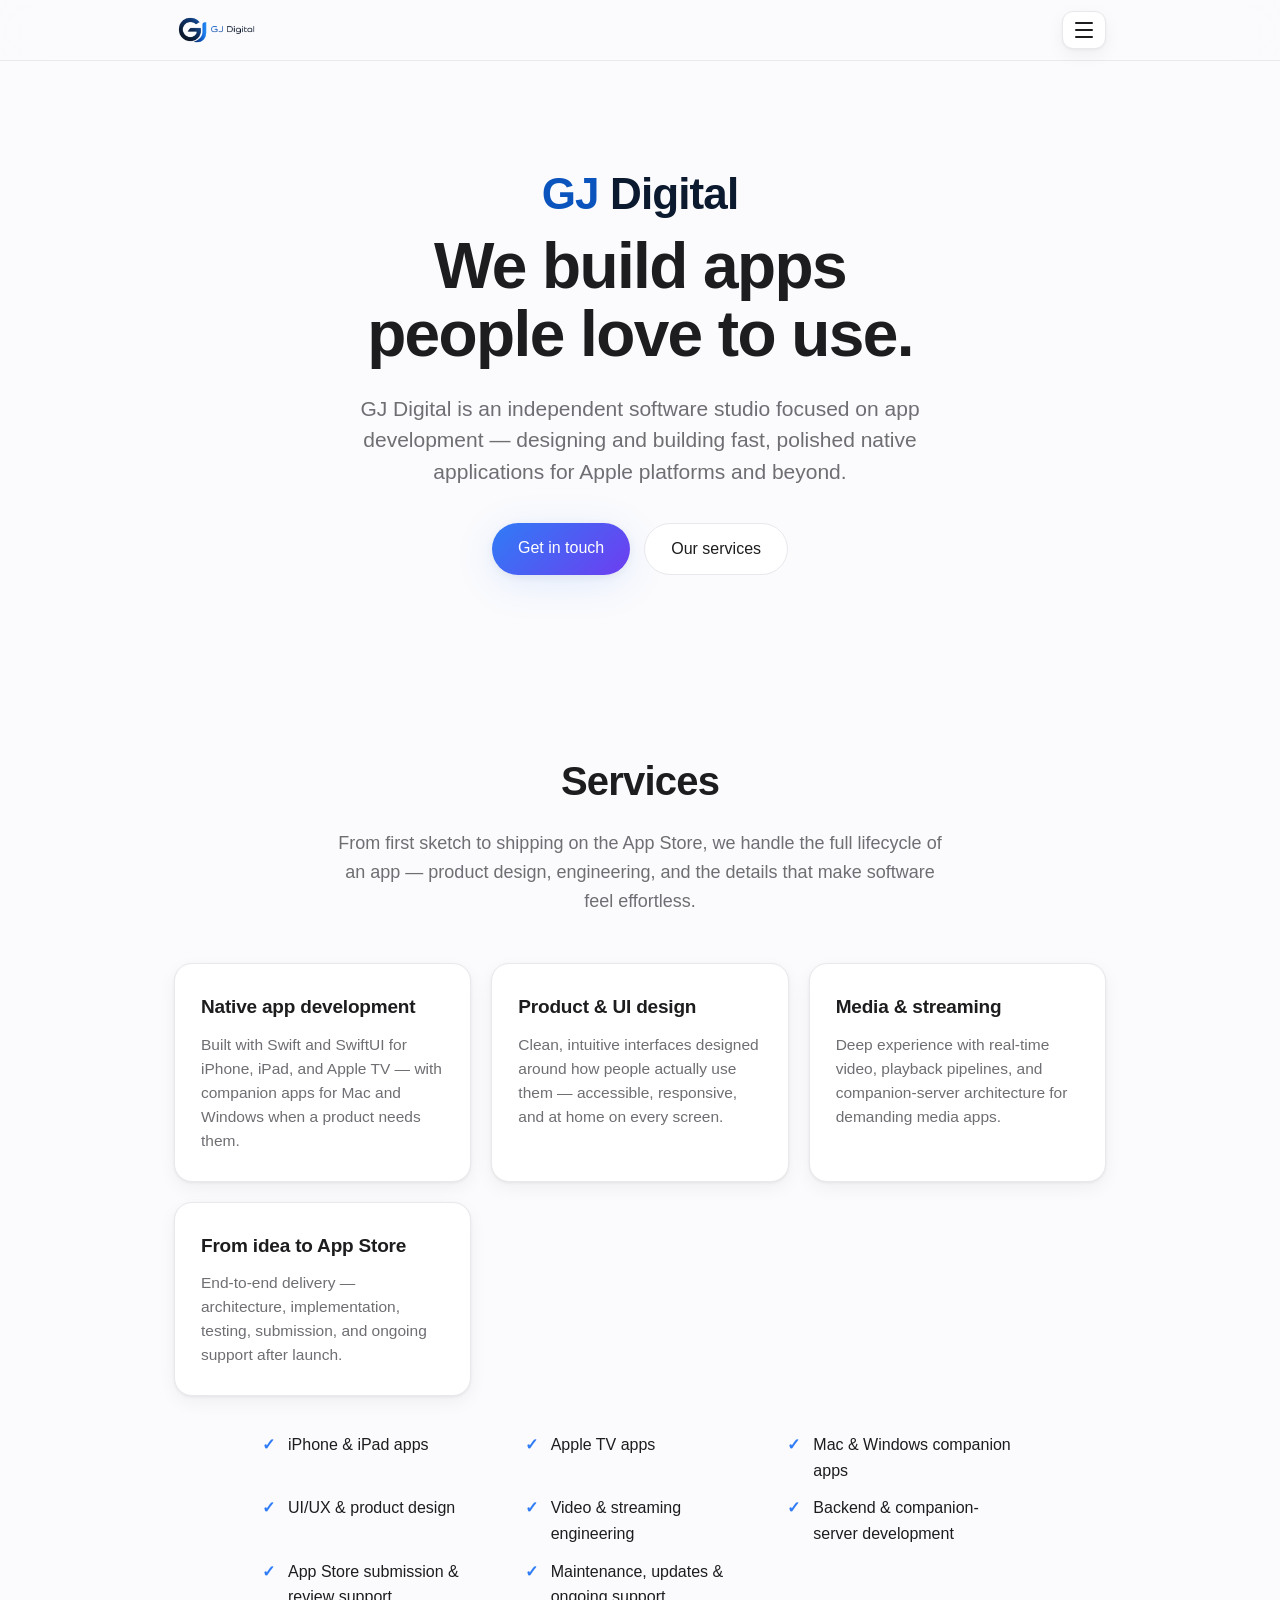
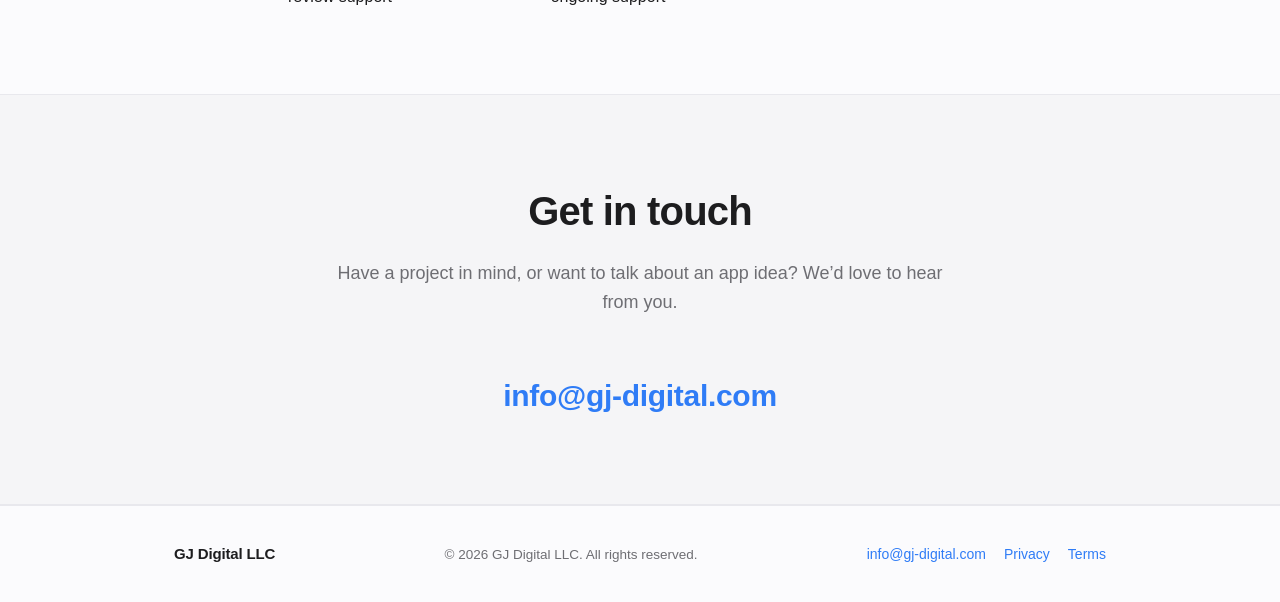
<file: index.html>
<!DOCTYPE html>
<html lang="en">
<head>
<meta charset="utf-8">
<meta name="viewport" content="width=device-width, initial-scale=1">
<title>GJ Digital — App development studio</title>
<meta name="description" content="GJ Digital LLC is an independent app development studio. We design and build polished native apps for iPhone, iPad, Apple TV, Mac, and Windows.">
<meta name="author" content="GJ Digital LLC">
<meta property="og:title" content="GJ Digital — App development studio">
<meta property="og:description" content="GJ Digital LLC is an independent app development studio building polished native apps for iPhone, iPad, Apple TV, Mac, and Windows.">
<meta property="og:type" content="website">
<meta property="og:url" content="https://gj-digital.com/">
<meta property="og:image" content="https://gj-digital.com/assets/icon-512.png?v=2">
<meta name="theme-color" content="#fbfbfd">
<link rel="icon" type="image/svg+xml" href="/assets/icon.svg?v=2">
<link rel="icon" type="image/png" sizes="32x32" href="/assets/icon-32.png?v=2">
<link rel="icon" type="image/png" sizes="64x64" href="/assets/icon-64.png?v=2">
<link rel="apple-touch-icon" href="/assets/icon-180.png?v=2">
<link rel="stylesheet" href="/styles.css?v=9">
</head>
<body>

<header class="nav">
  <div class="wrap">
    <a class="brand" href="/">
      <img class="brand-logo" src="/assets/gj-digital-logo.png" alt="GJ Digital" height="34">
    </a>
    <nav class="nav-links" aria-label="Primary">
      <a href="/#services">Services</a>
      <a href="/projects.html">Projects</a>
      <a class="nav-cta" href="mailto:info@gj-digital.com">Contact</a>
    </nav>
    <details class="menu">
      <summary aria-label="Menu"><span></span><span></span><span></span></summary>
      <div class="dropdown">
        <a href="/#services">Services</a>
        <a href="/projects.html">Projects</a>
        <a href="/privacy.html">Privacy Policy</a>
        <a href="/terms.html">Terms of Service</a>
        <a href="mailto:info@gj-digital.com">Contact</a>
      </div>
    </details>
  </div>
</header>

<main>

  <section class="hero">
    <div class="wrap">
      <p class="hero-brand"><span class="hb-gj">GJ</span> <span class="hb-digital">Digital</span></p>
      <h1>We build apps people&nbsp;love&nbsp;to&nbsp;use.</h1>
      <p class="lead">
        GJ Digital is an independent software studio focused on app
        development — designing and building fast, polished native
        applications for Apple&nbsp;platforms and beyond.
      </p>
      <div class="hero-actions">
        <a class="btn btn-primary" href="mailto:info@gj-digital.com">Get in touch</a>
        <a class="btn btn-ghost" href="#services">Our services</a>
      </div>
    </div>
  </section>

  <section id="services" class="section">
    <div class="wrap">
      <h2>Services</h2>
      <p class="section-lead">
        From first sketch to shipping on the App Store, we handle the
        full lifecycle of an app — product design, engineering, and the
        details that make software feel effortless.
      </p>
      <div class="grid">
        <div class="card">
          <h3>Native app development</h3>
          <p>Built with Swift and SwiftUI for iPhone, iPad, and Apple&nbsp;TV — with companion apps for Mac and Windows when a product needs them.</p>
        </div>
        <div class="card">
          <h3>Product &amp; UI design</h3>
          <p>Clean, intuitive interfaces designed around how people actually use them — accessible, responsive, and at home on every screen.</p>
        </div>
        <div class="card">
          <h3>Media &amp; streaming</h3>
          <p>Deep experience with real-time video, playback pipelines, and companion-server architecture for demanding media apps.</p>
        </div>
        <div class="card">
          <h3>From idea to App&nbsp;Store</h3>
          <p>End-to-end delivery — architecture, implementation, testing, submission, and ongoing support after launch.</p>
        </div>
      </div>
      <ul class="svc-list" aria-label="What we offer">
        <li>iPhone &amp; iPad apps</li>
        <li>Apple&nbsp;TV apps</li>
        <li>Mac &amp; Windows companion apps</li>
        <li>UI/UX &amp; product design</li>
        <li>Video &amp; streaming engineering</li>
        <li>Backend &amp; companion-server development</li>
        <li>App&nbsp;Store submission &amp; review support</li>
        <li>Maintenance, updates &amp; ongoing support</li>
      </ul>
    </div>
  </section>

  <section id="contact" class="section section-alt">
    <div class="wrap contact">
      <h2>Get in touch</h2>
      <p class="section-lead">
        Have a project in mind, or want to talk about an app idea?
        We&rsquo;d love to hear from you.
      </p>
      <a class="email" href="mailto:info@gj-digital.com">info@gj-digital.com</a>
    </div>
  </section>

</main>

<footer class="footer">
  <div class="wrap">
    <span class="brand-text">GJ&nbsp;Digital&nbsp;LLC</span>
    <span class="copyright">&copy; <span id="year">2026</span> GJ Digital LLC. All rights reserved.</span>
    <div class="footer-links">
      <a href="mailto:info@gj-digital.com">info@gj-digital.com</a>
      <a href="/privacy.html">Privacy</a>
      <a href="/terms.html">Terms</a>
    </div>
  </div>
</footer>

<script>
document.getElementById('year').textContent = new Date().getFullYear();
document.querySelectorAll("details.menu .dropdown a").forEach(function (a) {
  a.addEventListener("click", function () {
    a.closest("details").removeAttribute("open");
  });
});
document.addEventListener("click", function (e) {
  var d = document.querySelector("details.menu[open]");
  if (d && !d.contains(e.target)) d.removeAttribute("open");
});
</script>
</body>
</html>
</file>
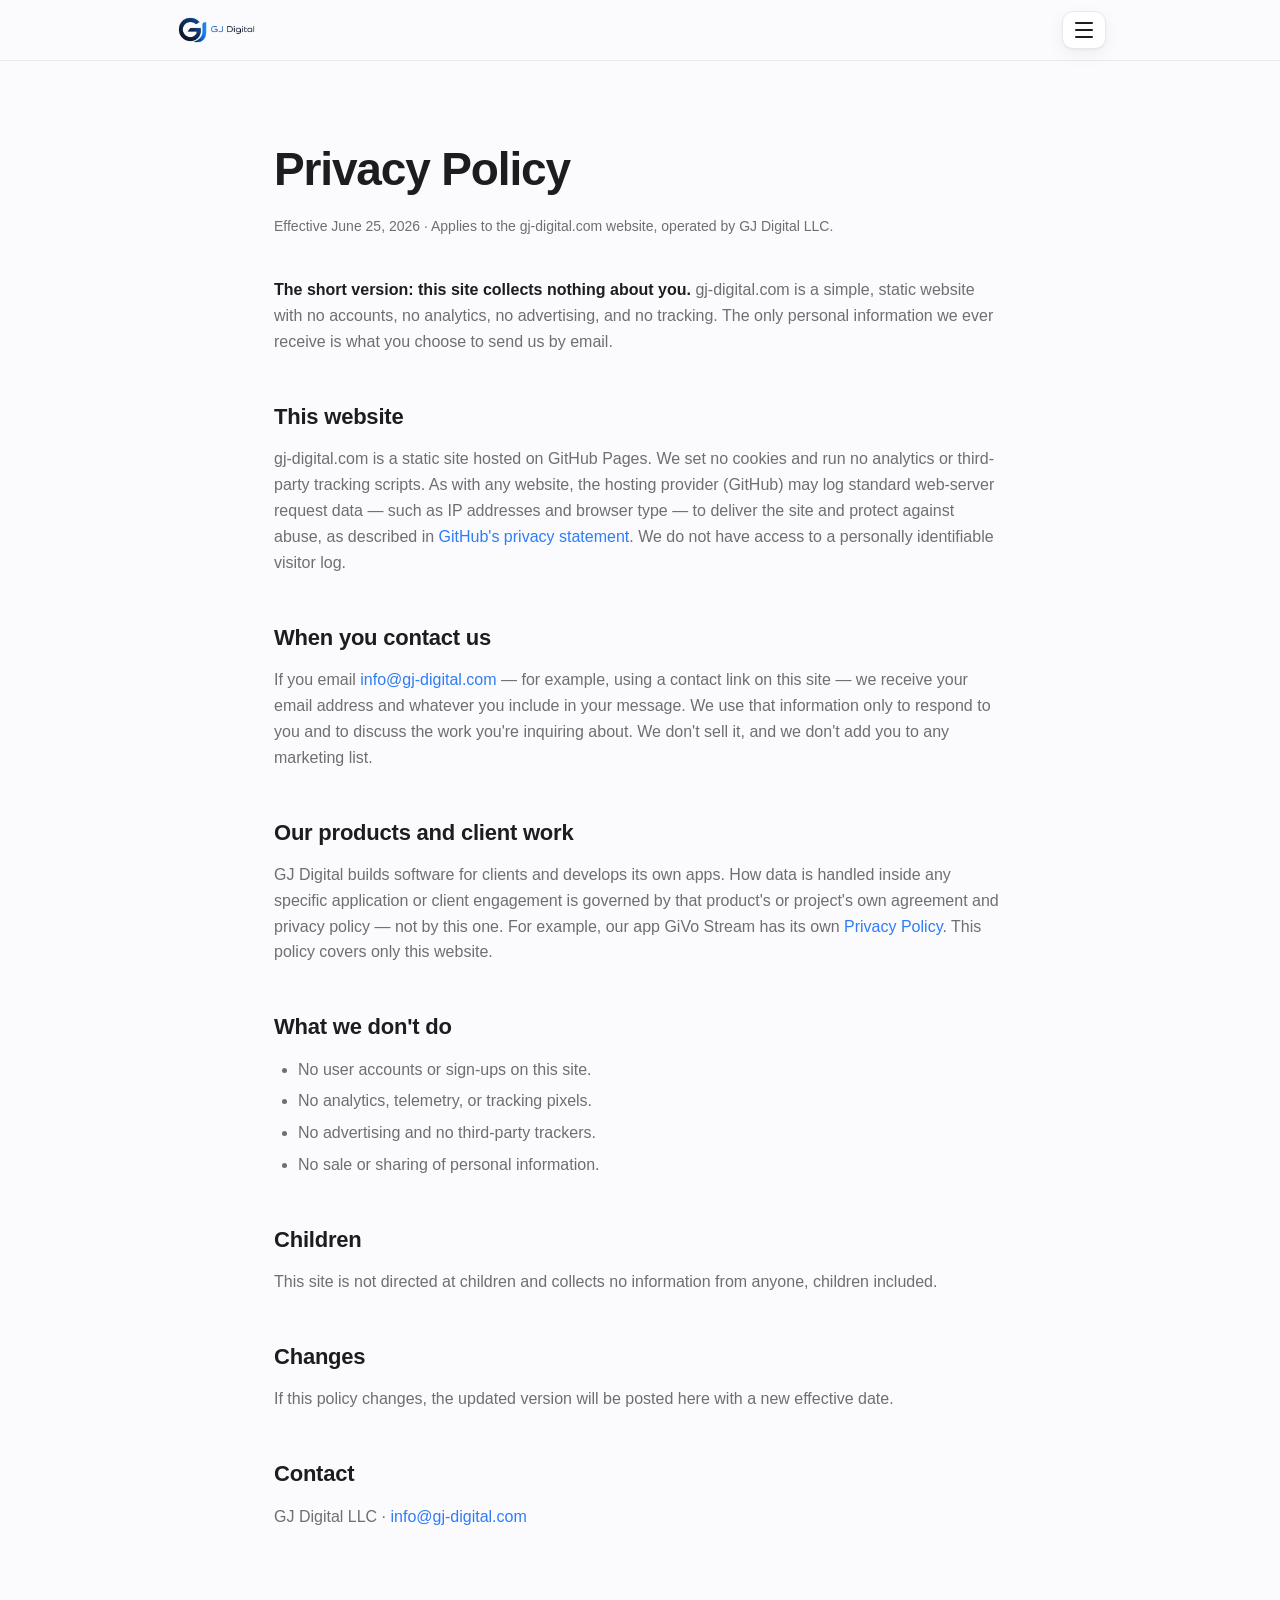
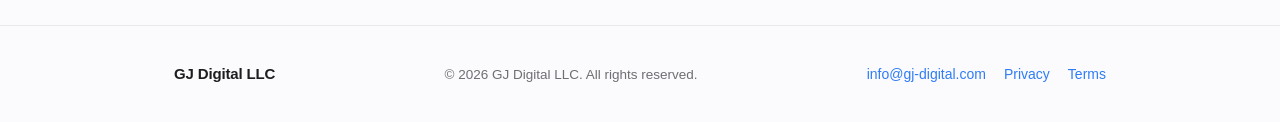
<file: privacy.html>
<!DOCTYPE html>
<html lang="en">
<head>
<meta charset="utf-8">
<meta name="viewport" content="width=device-width, initial-scale=1">
<title>Privacy Policy — GJ Digital</title>
<meta name="description" content="Privacy policy for the GJ Digital LLC website (gj-digital.com).">
<meta name="author" content="GJ Digital LLC">
<meta property="og:title" content="Privacy Policy — GJ Digital">
<meta property="og:description" content="Privacy policy for the GJ Digital LLC website.">
<meta property="og:type" content="website">
<meta property="og:url" content="https://gj-digital.com/privacy.html">
<meta property="og:image" content="https://gj-digital.com/assets/icon-512.png?v=2">
<meta name="theme-color" content="#fbfbfd">
<link rel="icon" type="image/svg+xml" href="/assets/icon.svg?v=2">
<link rel="icon" type="image/png" sizes="32x32" href="/assets/icon-32.png?v=2">
<link rel="icon" type="image/png" sizes="64x64" href="/assets/icon-64.png?v=2">
<link rel="apple-touch-icon" href="/assets/icon-180.png?v=2">
<link rel="stylesheet" href="/styles.css?v=9">
</head>
<body>

<header class="nav">
  <div class="wrap">
    <a class="brand" href="/">
      <img class="brand-logo" src="/assets/gj-digital-logo.png" alt="GJ Digital" height="34">
    </a>
    <nav class="nav-links" aria-label="Primary">
      <a href="/#services">Services</a>
      <a href="/projects.html">Projects</a>
      <a class="nav-cta" href="mailto:info@gj-digital.com">Contact</a>
    </nav>
    <details class="menu">
      <summary aria-label="Menu"><span></span><span></span><span></span></summary>
      <div class="dropdown">
        <a href="/#services">Services</a>
        <a href="/projects.html">Projects</a>
        <a href="/privacy.html">Privacy Policy</a>
        <a href="/terms.html">Terms of Service</a>
        <a href="mailto:info@gj-digital.com">Contact</a>
      </div>
    </details>
  </div>
</header>

<article>
  <h1>Privacy Policy</h1>
  <p class="updated">Effective June 25, 2026 · Applies to the gj-digital.com
  website, operated by GJ Digital LLC.</p>

  <p><strong>The short version: this site collects nothing about you.</strong>
  gj-digital.com is a simple, static website with no accounts, no analytics, no
  advertising, and no tracking. The only personal information we ever receive
  is what you choose to send us by email.</p>

  <h2>This website</h2>
  <p>gj-digital.com is a static site hosted on GitHub Pages. We set no cookies
  and run no analytics or third-party tracking scripts. As with any website,
  the hosting provider (GitHub) may log standard web-server request data — such
  as IP addresses and browser type — to deliver the site and protect against
  abuse, as described in
  <a href="https://docs.github.com/en/site-policy/privacy-policies/github-general-privacy-statement" target="_blank" rel="noopener">GitHub's privacy statement</a>.
  We do not have access to a personally identifiable visitor log.</p>

  <h2>When you contact us</h2>
  <p>If you email <a href="mailto:info@gj-digital.com">info@gj-digital.com</a>
  — for example, using a contact link on this site — we receive your email
  address and whatever you include in your message. We use that information
  only to respond to you and to discuss the work you're inquiring about. We
  don't sell it, and we don't add you to any marketing list.</p>

  <h2>Our products and client work</h2>
  <p>GJ Digital builds software for clients and develops its own apps. How data
  is handled inside any specific application or client engagement is governed by
  that product's or project's own agreement and privacy policy — not by this
  one. For example, our app GiVo&nbsp;Stream has its own
  <a href="https://givostreamapp.com/privacy.html" target="_blank" rel="noopener">Privacy Policy</a>.
  This policy covers only this website.</p>

  <h2>What we don't do</h2>
  <ul>
    <li>No user accounts or sign-ups on this site.</li>
    <li>No analytics, telemetry, or tracking pixels.</li>
    <li>No advertising and no third-party trackers.</li>
    <li>No sale or sharing of personal information.</li>
  </ul>

  <h2>Children</h2>
  <p>This site is not directed at children and collects no information from
  anyone, children included.</p>

  <h2>Changes</h2>
  <p>If this policy changes, the updated version will be posted here with a new
  effective date.</p>

  <h2>Contact</h2>
  <p>GJ Digital LLC ·
  <a href="mailto:info@gj-digital.com">info@gj-digital.com</a></p>
</article>

<footer class="footer">
  <div class="wrap">
    <span class="brand-text">GJ&nbsp;Digital&nbsp;LLC</span>
    <span class="copyright">&copy; <span id="year">2026</span> GJ Digital LLC. All rights reserved.</span>
    <div class="footer-links">
      <a href="mailto:info@gj-digital.com">info@gj-digital.com</a>
      <a href="/privacy.html">Privacy</a>
      <a href="/terms.html">Terms</a>
    </div>
  </div>
</footer>

<script>
document.getElementById('year').textContent = new Date().getFullYear();
document.querySelectorAll("details.menu .dropdown a").forEach(function (a) {
  a.addEventListener("click", function () {
    a.closest("details").removeAttribute("open");
  });
});
document.addEventListener("click", function (e) {
  var d = document.querySelector("details.menu[open]");
  if (d && !d.contains(e.target)) d.removeAttribute("open");
});
</script>
</body>
</html>
</file>
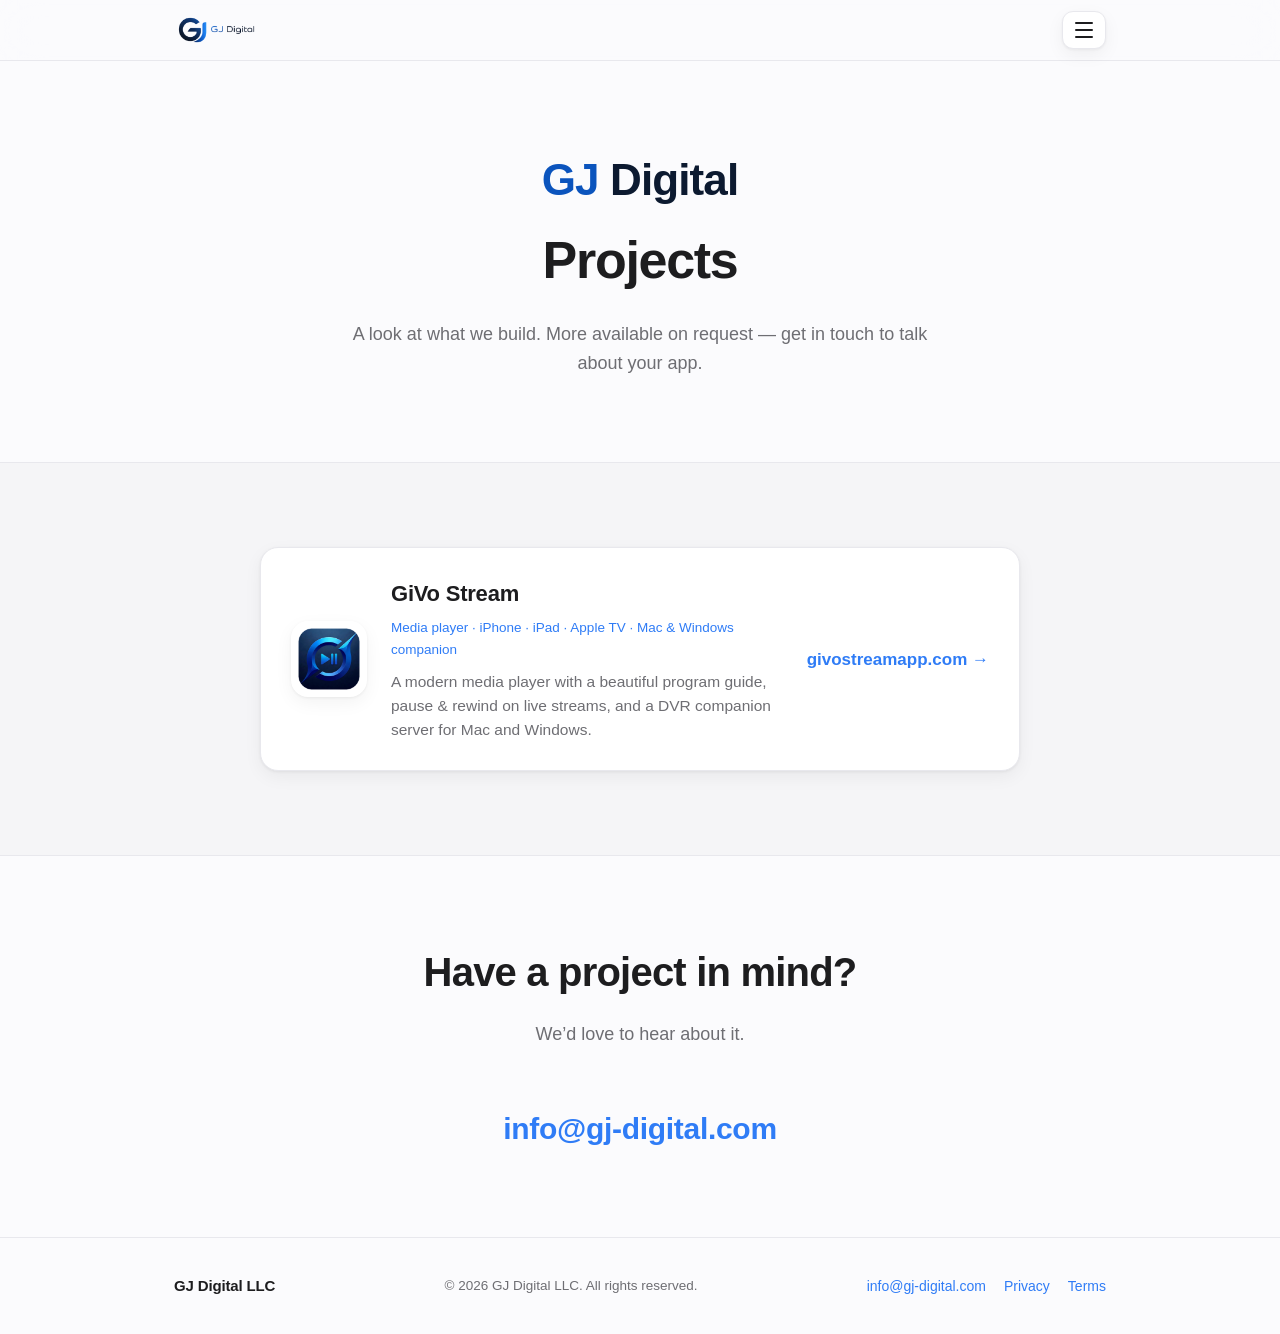
<file: projects.html>
<!DOCTYPE html>
<html lang="en">
<head>
<meta charset="utf-8">
<meta name="viewport" content="width=device-width, initial-scale=1">
<title>Projects — GJ Digital</title>
<meta name="description" content="Projects by GJ Digital LLC — apps we've designed and built, including GiVo Stream, a modern media player for iPhone, iPad, and Apple TV.">
<meta name="author" content="GJ Digital LLC">
<meta property="og:title" content="Projects — GJ Digital">
<meta property="og:description" content="Projects by GJ Digital LLC — apps we've designed and built, including GiVo Stream.">
<meta property="og:type" content="website">
<meta property="og:url" content="https://gj-digital.com/projects.html">
<meta property="og:image" content="https://gj-digital.com/assets/icon-512.png?v=2">
<meta name="theme-color" content="#fbfbfd">
<link rel="icon" type="image/svg+xml" href="/assets/icon.svg?v=2">
<link rel="icon" type="image/png" sizes="32x32" href="/assets/icon-32.png?v=2">
<link rel="icon" type="image/png" sizes="64x64" href="/assets/icon-64.png?v=2">
<link rel="apple-touch-icon" href="/assets/icon-180.png?v=2">
<link rel="stylesheet" href="/styles.css?v=9">
</head>
<body>

<header class="nav">
  <div class="wrap">
    <a class="brand" href="/">
      <img class="brand-logo" src="/assets/gj-digital-logo.png" alt="GJ Digital" height="34">
    </a>
    <nav class="nav-links" aria-label="Primary">
      <a href="/#services">Services</a>
      <a href="/projects.html">Projects</a>
      <a class="nav-cta" href="mailto:info@gj-digital.com">Contact</a>
    </nav>
    <details class="menu">
      <summary aria-label="Menu"><span></span><span></span><span></span></summary>
      <div class="dropdown">
        <a href="/#services">Services</a>
        <a href="/projects.html">Projects</a>
        <a href="/privacy.html">Privacy Policy</a>
        <a href="/terms.html">Terms of Service</a>
        <a href="mailto:info@gj-digital.com">Contact</a>
      </div>
    </details>
  </div>
</header>

<main>

  <section class="page-head">
    <div class="wrap">
      <p class="hero-brand"><span class="hb-gj">GJ</span> <span class="hb-digital">Digital</span></p>
      <h1 class="page-title">Projects</h1>
      <p class="section-lead">
        A look at what we build. More available on request — get in
        touch to talk about your app.
      </p>
    </div>
  </section>

  <section id="projects" class="section section-alt">
    <div class="wrap">
      <a class="project" href="https://givostreamapp.com" target="_blank" rel="noopener">
        <img class="project-icon" src="/assets/givo-stream-icon.png" width="76" height="76" alt="GiVo Stream app icon" loading="lazy">
        <div class="project-body">
          <h3>GiVo Stream</h3>
          <p class="project-meta">Media player &middot; iPhone &middot; iPad &middot; Apple&nbsp;TV &middot; Mac &amp; Windows companion</p>
          <p>A modern media player with a beautiful program guide, pause &amp; rewind on live streams, and a DVR companion server for Mac and Windows.</p>
        </div>
        <span class="project-link">givostreamapp.com&nbsp;&rarr;</span>
      </a>
    </div>
  </section>

  <section id="contact" class="section">
    <div class="wrap contact">
      <h2>Have a project in mind?</h2>
      <p class="section-lead">
        We&rsquo;d love to hear about it.
      </p>
      <a class="email" href="mailto:info@gj-digital.com">info@gj-digital.com</a>
    </div>
  </section>

</main>

<footer class="footer">
  <div class="wrap">
    <span class="brand-text">GJ&nbsp;Digital&nbsp;LLC</span>
    <span class="copyright">&copy; <span id="year">2026</span> GJ Digital LLC. All rights reserved.</span>
    <div class="footer-links">
      <a href="mailto:info@gj-digital.com">info@gj-digital.com</a>
      <a href="/privacy.html">Privacy</a>
      <a href="/terms.html">Terms</a>
    </div>
  </div>
</footer>

<script>
document.getElementById('year').textContent = new Date().getFullYear();
document.querySelectorAll("details.menu .dropdown a").forEach(function (a) {
  a.addEventListener("click", function () {
    a.closest("details").removeAttribute("open");
  });
});
document.addEventListener("click", function (e) {
  var d = document.querySelector("details.menu[open]");
  if (d && !d.contains(e.target)) d.removeAttribute("open");
});
</script>
</body>
</html>
</file>
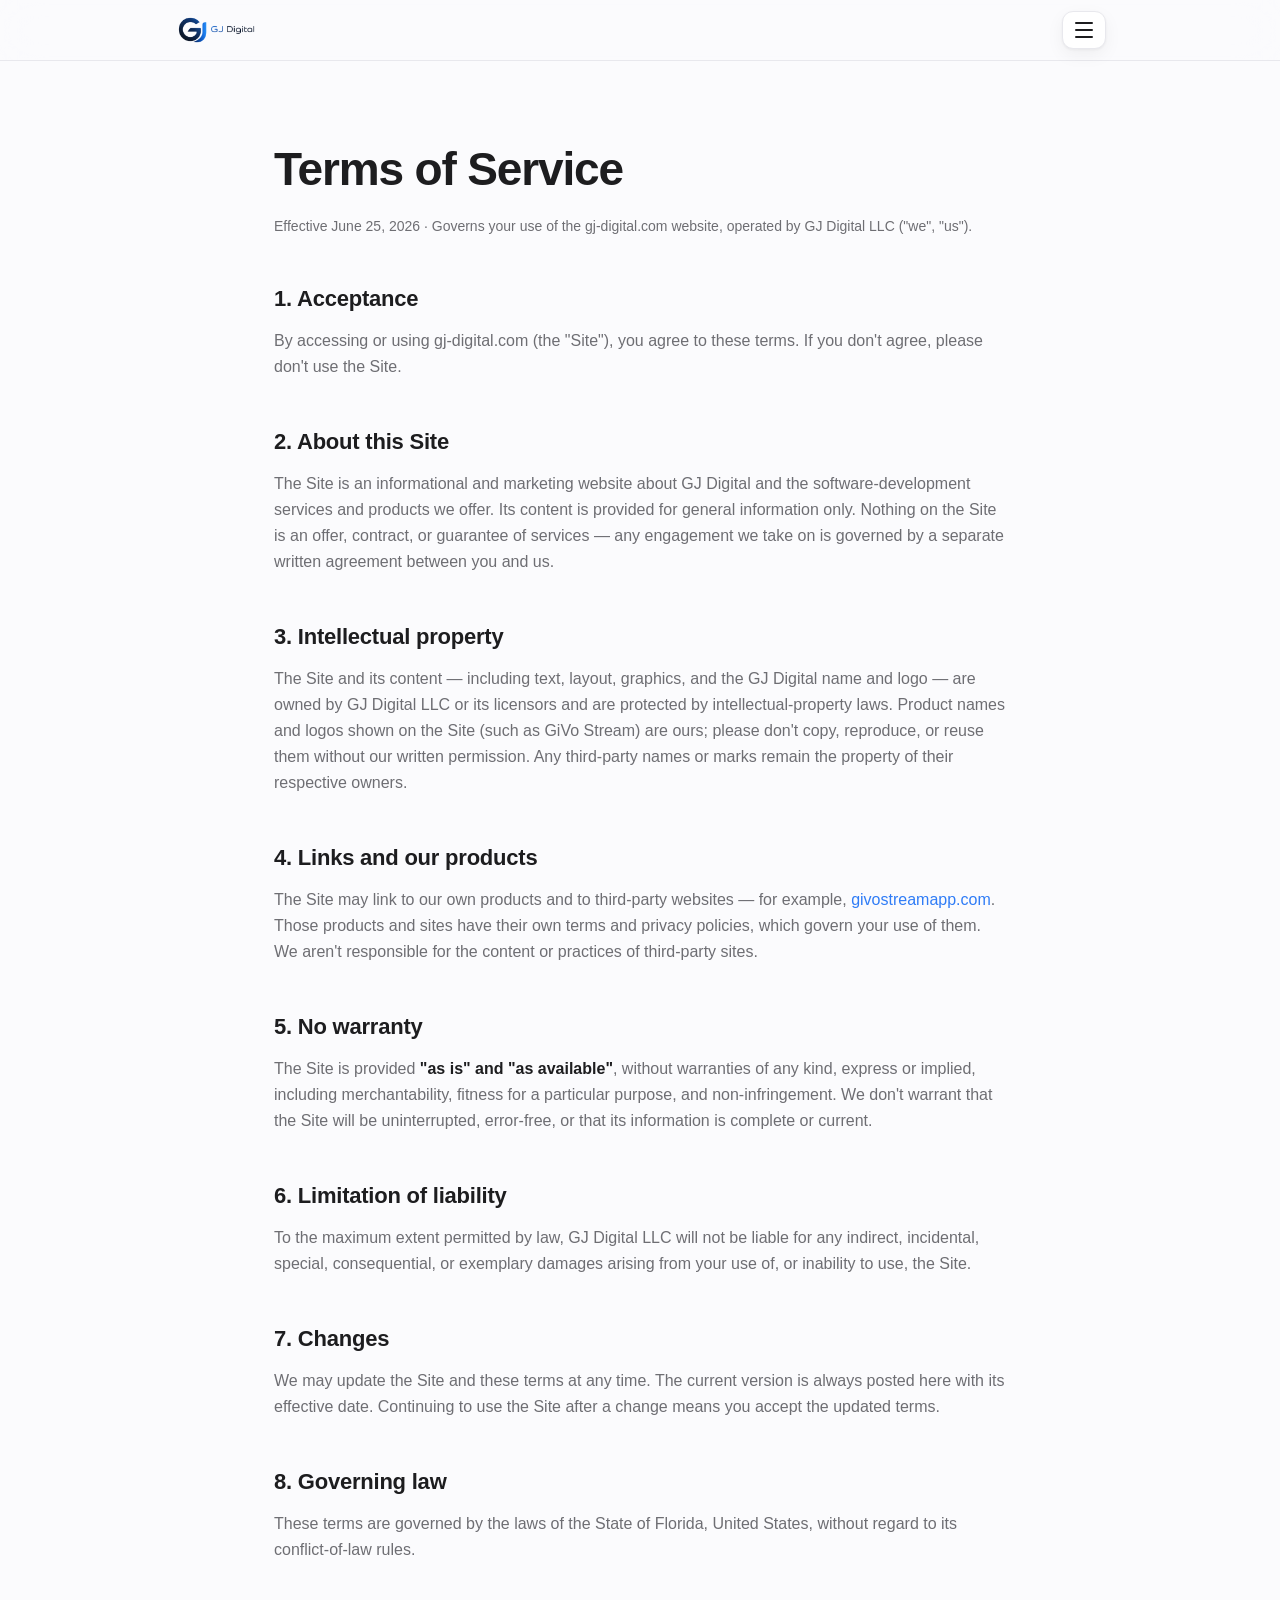
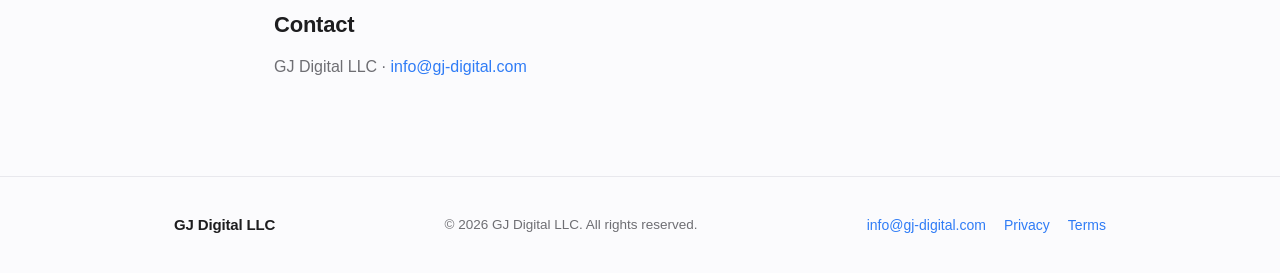
<file: terms.html>
<!DOCTYPE html>
<html lang="en">
<head>
<meta charset="utf-8">
<meta name="viewport" content="width=device-width, initial-scale=1">
<title>Terms of Service — GJ Digital</title>
<meta name="description" content="Terms of service for the GJ Digital LLC website (gj-digital.com).">
<meta name="author" content="GJ Digital LLC">
<meta property="og:title" content="Terms of Service — GJ Digital">
<meta property="og:description" content="Terms of service for the GJ Digital LLC website.">
<meta property="og:type" content="website">
<meta property="og:url" content="https://gj-digital.com/terms.html">
<meta property="og:image" content="https://gj-digital.com/assets/icon-512.png?v=2">
<meta name="theme-color" content="#fbfbfd">
<link rel="icon" type="image/svg+xml" href="/assets/icon.svg?v=2">
<link rel="icon" type="image/png" sizes="32x32" href="/assets/icon-32.png?v=2">
<link rel="icon" type="image/png" sizes="64x64" href="/assets/icon-64.png?v=2">
<link rel="apple-touch-icon" href="/assets/icon-180.png?v=2">
<link rel="stylesheet" href="/styles.css?v=9">
</head>
<body>

<header class="nav">
  <div class="wrap">
    <a class="brand" href="/">
      <img class="brand-logo" src="/assets/gj-digital-logo.png" alt="GJ Digital" height="34">
    </a>
    <nav class="nav-links" aria-label="Primary">
      <a href="/#services">Services</a>
      <a href="/projects.html">Projects</a>
      <a class="nav-cta" href="mailto:info@gj-digital.com">Contact</a>
    </nav>
    <details class="menu">
      <summary aria-label="Menu"><span></span><span></span><span></span></summary>
      <div class="dropdown">
        <a href="/#services">Services</a>
        <a href="/projects.html">Projects</a>
        <a href="/privacy.html">Privacy Policy</a>
        <a href="/terms.html">Terms of Service</a>
        <a href="mailto:info@gj-digital.com">Contact</a>
      </div>
    </details>
  </div>
</header>

<article>
  <h1>Terms of Service</h1>
  <p class="updated">Effective June 25, 2026 · Governs your use of the
  gj-digital.com website, operated by GJ Digital LLC ("we", "us").</p>

  <h2>1. Acceptance</h2>
  <p>By accessing or using gj-digital.com (the "Site"), you agree to these
  terms. If you don't agree, please don't use the Site.</p>

  <h2>2. About this Site</h2>
  <p>The Site is an informational and marketing website about GJ Digital and
  the software-development services and products we offer. Its content is
  provided for general information only. Nothing on the Site is an offer,
  contract, or guarantee of services — any engagement we take on is governed by
  a separate written agreement between you and us.</p>

  <h2>3. Intellectual property</h2>
  <p>The Site and its content — including text, layout, graphics, and the
  GJ&nbsp;Digital name and logo — are owned by GJ Digital LLC or its licensors
  and are protected by intellectual-property laws. Product names and logos
  shown on the Site (such as GiVo&nbsp;Stream) are ours; please don't copy,
  reproduce, or reuse them without our written permission. Any third-party
  names or marks remain the property of their respective owners.</p>

  <h2>4. Links and our products</h2>
  <p>The Site may link to our own products and to third-party websites — for
  example, <a href="https://givostreamapp.com" target="_blank" rel="noopener">givostreamapp.com</a>.
  Those products and sites have their own terms and privacy policies, which
  govern your use of them. We aren't responsible for the content or practices
  of third-party sites.</p>

  <h2>5. No warranty</h2>
  <p>The Site is provided <strong>"as is" and "as available"</strong>, without
  warranties of any kind, express or implied, including merchantability,
  fitness for a particular purpose, and non-infringement. We don't warrant that
  the Site will be uninterrupted, error-free, or that its information is
  complete or current.</p>

  <h2>6. Limitation of liability</h2>
  <p>To the maximum extent permitted by law, GJ Digital LLC will not be liable
  for any indirect, incidental, special, consequential, or exemplary damages
  arising from your use of, or inability to use, the Site.</p>

  <h2>7. Changes</h2>
  <p>We may update the Site and these terms at any time. The current version is
  always posted here with its effective date. Continuing to use the Site after
  a change means you accept the updated terms.</p>

  <h2>8. Governing law</h2>
  <p>These terms are governed by the laws of the State of Florida, United
  States, without regard to its conflict-of-law rules.</p>

  <h2>Contact</h2>
  <p>GJ Digital LLC ·
  <a href="mailto:info@gj-digital.com">info@gj-digital.com</a></p>
</article>

<footer class="footer">
  <div class="wrap">
    <span class="brand-text">GJ&nbsp;Digital&nbsp;LLC</span>
    <span class="copyright">&copy; <span id="year">2026</span> GJ Digital LLC. All rights reserved.</span>
    <div class="footer-links">
      <a href="mailto:info@gj-digital.com">info@gj-digital.com</a>
      <a href="/privacy.html">Privacy</a>
      <a href="/terms.html">Terms</a>
    </div>
  </div>
</footer>

<script>
document.getElementById('year').textContent = new Date().getFullYear();
document.querySelectorAll("details.menu .dropdown a").forEach(function (a) {
  a.addEventListener("click", function () {
    a.closest("details").removeAttribute("open");
  });
});
document.addEventListener("click", function (e) {
  var d = document.querySelector("details.menu[open]");
  if (d && !d.contains(e.target)) d.removeAttribute("open");
});
</script>
</body>
</html>
</file>
<file: styles.css>
:root {
  --bg: #fbfbfd;
  --bg-alt: #f5f5f7;
  --card: #ffffff;
  --line: #e8e8ed;
  --text: #1d1d1f;
  --dim: #6e6e73;
  --blue: #2f7cf6;
  --logo-blue: #0b54bd;
  --logo-navy: #0c1a30;
  --accent-grad: linear-gradient(135deg, #2f7cf6 0%, #6e3df0 100%);
  --shadow-sm: 0 1px 3px rgba(0, 0, 0, 0.06), 0 6px 18px rgba(0, 0, 0, 0.05);
  --shadow-lg: 0 8px 40px rgba(47, 124, 246, 0.14), 0 2px 8px rgba(0, 0, 0, 0.06);
}

* { box-sizing: border-box; margin: 0; padding: 0; }

html { scroll-behavior: smooth; }

body {
  background: var(--bg);
  color: var(--text);
  font: 17px/1.6 -apple-system, BlinkMacSystemFont, "SF Pro Text", "Segoe UI", Roboto, sans-serif;
  -webkit-font-smoothing: antialiased;
  text-rendering: optimizeLegibility;
}

.wrap { width: 100%; max-width: 980px; margin: 0 auto; padding: 0 24px; }

a { color: var(--blue); text-decoration: none; }
a:hover { text-decoration: underline; }

/* ---- Nav ---- */
.nav {
  position: sticky; top: 0; z-index: 50;
  background: rgba(251, 251, 253, 0.82);
  backdrop-filter: saturate(180%) blur(20px);
  -webkit-backdrop-filter: saturate(180%) blur(20px);
  border-bottom: 1px solid var(--line);
}
.nav .wrap { display: flex; align-items: center; justify-content: space-between; height: 60px; }
.brand { display: flex; align-items: center; gap: 12px; color: var(--text); }
.brand:hover { text-decoration: none; }
.mark {
  display: block; width: 34px; height: 34px;
  border-radius: 9px; box-shadow: var(--shadow-sm);
}
.brand-logo { display: block; height: 34px; width: auto; }
.brand-text { font-weight: 600; font-size: 18px; letter-spacing: -0.01em; }
.nav-cta {
  font-weight: 500; font-size: 15px; color: var(--text);
  padding: 7px 16px; border-radius: 980px; border: 1px solid var(--line);
  background: #fff;
}
.nav-cta:hover { text-decoration: none; border-color: #d2d2d7; }

/* ---- Hero ---- */
.hero { padding: 110px 0 90px; text-align: center; }
.eyebrow {
  font-size: 14px; font-weight: 600; letter-spacing: 0.04em;
  text-transform: uppercase; color: var(--blue); margin-bottom: 18px;
}
/* Hero brand line — "GJ Digital" in the logo's two colors, enlarged */
.hero-brand {
  font-weight: 700; letter-spacing: -0.02em; line-height: 1.05;
  font-size: clamp(30px, 4.4vw, 44px); margin-bottom: 16px;
}
.hero-brand .hb-gj { color: var(--logo-blue); }
.hero-brand .hb-digital { color: var(--logo-navy); }
.hero h1 {
  font-size: clamp(38px, 6vw, 64px); line-height: 1.06;
  font-weight: 700; letter-spacing: -0.025em; margin-bottom: 24px;
}
.lead {
  max-width: 660px; margin: 0 auto 36px;
  font-size: clamp(18px, 2.4vw, 21px); color: var(--dim); line-height: 1.5;
}
.hero-actions { display: flex; gap: 14px; justify-content: center; flex-wrap: wrap; }

.btn {
  display: inline-block; font-weight: 500; font-size: 16px;
  padding: 12px 26px; border-radius: 980px; transition: transform 0.12s ease, opacity 0.12s ease;
}
.btn:hover { text-decoration: none; transform: translateY(-1px); }
.btn-primary { background: var(--accent-grad); color: #fff; box-shadow: var(--shadow-lg); }
.btn-ghost { color: var(--text); border: 1px solid var(--line); background: #fff; }
.btn-ghost:hover { border-color: #d2d2d7; }

/* ---- Sections ---- */
.section { padding: 84px 0; }
.section-alt { background: var(--bg-alt); border-top: 1px solid var(--line); border-bottom: 1px solid var(--line); }
.section h2 {
  font-size: clamp(28px, 4vw, 40px); font-weight: 700;
  letter-spacing: -0.02em; text-align: center; margin-bottom: 16px;
}
.section-lead {
  max-width: 620px; margin: 0 auto 48px; text-align: center;
  color: var(--dim); font-size: 18px;
}

/* ---- Cards ---- */
.grid {
  display: grid; gap: 20px;
  grid-template-columns: repeat(auto-fit, minmax(240px, 1fr));
}
.card {
  background: var(--card); border: 1px solid var(--line);
  border-radius: 18px; padding: 28px 26px; box-shadow: var(--shadow-sm);
}
.card h3 { font-size: 19px; font-weight: 600; letter-spacing: -0.01em; margin-bottom: 10px; }
.card p { color: var(--dim); font-size: 15.5px; line-height: 1.55; }

/* ---- Contact ---- */
.contact { text-align: center; }
.email {
  display: inline-block; margin-top: 8px;
  font-size: clamp(22px, 3.4vw, 30px); font-weight: 600; letter-spacing: -0.01em;
}

/* ---- Footer ---- */
.footer { padding: 36px 0; border-top: 1px solid var(--line); background: var(--bg); }
.footer .wrap {
  display: flex; align-items: center; justify-content: space-between;
  gap: 12px; flex-wrap: wrap;
}
.footer .brand-text { font-size: 15px; }
.footer .copyright { color: var(--dim); font-size: 13.5px; }
.footer a { font-size: 14px; }

/* ---- Nav links ---- */
.nav-links { display: none; align-items: center; gap: 24px; }
.nav-links > a:not(.nav-cta) { font-size: 15px; font-weight: 500; color: var(--text); }
.nav-links > a:not(.nav-cta):hover { text-decoration: none; color: var(--blue); }

/* ---- Hamburger menu (always shown — the single nav on every width) ---- */
.nav details.menu { display: block; position: relative; }
.nav details.menu summary {
  list-style: none; cursor: pointer;
  width: 44px; height: 38px;
  display: flex; flex-direction: column; justify-content: center; align-items: center; gap: 5px;
  border: 1px solid var(--line); border-radius: 11px; background: #fff;
  box-shadow: var(--shadow-sm);
}
.nav details.menu summary::-webkit-details-marker { display: none; }
.nav details.menu summary::marker { content: ""; }
.nav details.menu summary span {
  display: block; width: 18px; height: 2px; border-radius: 2px; background: var(--text);
  transition: transform 0.15s ease, opacity 0.15s ease;
}
.nav details.menu[open] summary span:nth-child(1) { transform: translateY(7px) rotate(45deg); }
.nav details.menu[open] summary span:nth-child(2) { opacity: 0; }
.nav details.menu[open] summary span:nth-child(3) { transform: translateY(-7px) rotate(-45deg); }
@keyframes ddIn {
  from { opacity: 0; transform: translateY(-6px) scale(0.98); }
  to   { opacity: 1; transform: translateY(0) scale(1); }
}
.nav .dropdown {
  animation: ddIn 0.18s ease; transform-origin: top right;
  position: absolute; right: 0; top: calc(100% + 10px);
  background: #fff; border: 1px solid var(--line); border-radius: 16px;
  box-shadow: var(--shadow-lg); min-width: 220px; padding: 8px; z-index: 60;
}
.nav .dropdown a {
  display: block; padding: 12px 15px; border-radius: 10px;
  color: var(--text); font-weight: 500; font-size: 15px;
}
.nav .dropdown a:hover { background: var(--bg-alt); color: var(--blue); text-decoration: none; }

/* ---- Services list ---- */
.svc-list {
  list-style: none; margin: 36px auto 0; max-width: 760px;
  display: grid; gap: 12px 28px;
  grid-template-columns: repeat(auto-fit, minmax(230px, 1fr));
}
.svc-list li { position: relative; padding-left: 28px; font-size: 16px; color: var(--text); }
.svc-list li::before {
  content: "✓"; position: absolute; left: 2px; top: 0;
  color: var(--blue); font-weight: 700;
}

/* ---- Project / portfolio ---- */
.project {
  display: flex; align-items: center; justify-content: space-between; gap: 24px;
  max-width: 760px; margin: 0 auto; text-align: left;
  background: var(--card); border: 1px solid var(--line);
  border-radius: 18px; padding: 28px 30px; box-shadow: var(--shadow-sm);
  color: var(--text);
  transition: transform 0.12s ease, box-shadow 0.12s ease, border-color 0.12s ease;
}
.project:hover { text-decoration: none; transform: translateY(-2px); box-shadow: var(--shadow-lg); border-color: #d9d9e0; }
.project-icon {
  flex: none; width: 76px; height: 76px; border-radius: 17px;
  box-shadow: var(--shadow-sm);
}
.project-body { flex: 1; min-width: 0; }
.project h3 { font-size: 22px; font-weight: 600; letter-spacing: -0.01em; margin-bottom: 6px; }
.project-meta { font-size: 13.5px; color: var(--blue); font-weight: 500; margin-bottom: 10px; }
.project-body > p:last-child { color: var(--dim); font-size: 15.5px; line-height: 1.55; }
.project-link { flex: none; font-weight: 600; color: var(--blue); white-space: nowrap; }

/* ---- Sub-page head ---- */
.page-head { text-align: center; padding: 96px 0 36px; }
.page-title {
  font-size: clamp(34px, 5vw, 52px); font-weight: 700;
  letter-spacing: -0.025em; margin: 14px 0 18px;
}

/* ---- Legal pages (privacy / terms) ---- */
article { max-width: 780px; margin: 0 auto; padding: 72px 24px 96px; }
article h1 { font-size: clamp(32px, 5vw, 46px); margin: 0 0 8px; letter-spacing: -0.025em; font-weight: 700; }
article .updated { color: var(--dim); font-size: 14px; margin-bottom: 40px; }
article h2 { font-size: 22px; margin: 44px 0 12px; letter-spacing: -0.01em; font-weight: 600; }
article h3 { font-size: 17px; margin: 28px 0 8px; font-weight: 600; }
article p, article li { color: var(--dim); font-size: 16px; line-height: 1.62; }
article ul { margin: 0 0 0 2px; padding-left: 22px; }
article li { margin: 6px 0; }
article strong { color: var(--text); }
article a { color: var(--blue); }

/* ---- Footer links group ---- */
.footer-links { display: flex; gap: 18px; flex-wrap: wrap; align-items: center; }

@media (max-width: 560px) {
  .footer .wrap { flex-direction: column; text-align: center; gap: 8px; }
  .hero { padding: 80px 0 64px; }
  .project { flex-direction: column; align-items: flex-start; gap: 16px; }
}
</file>
